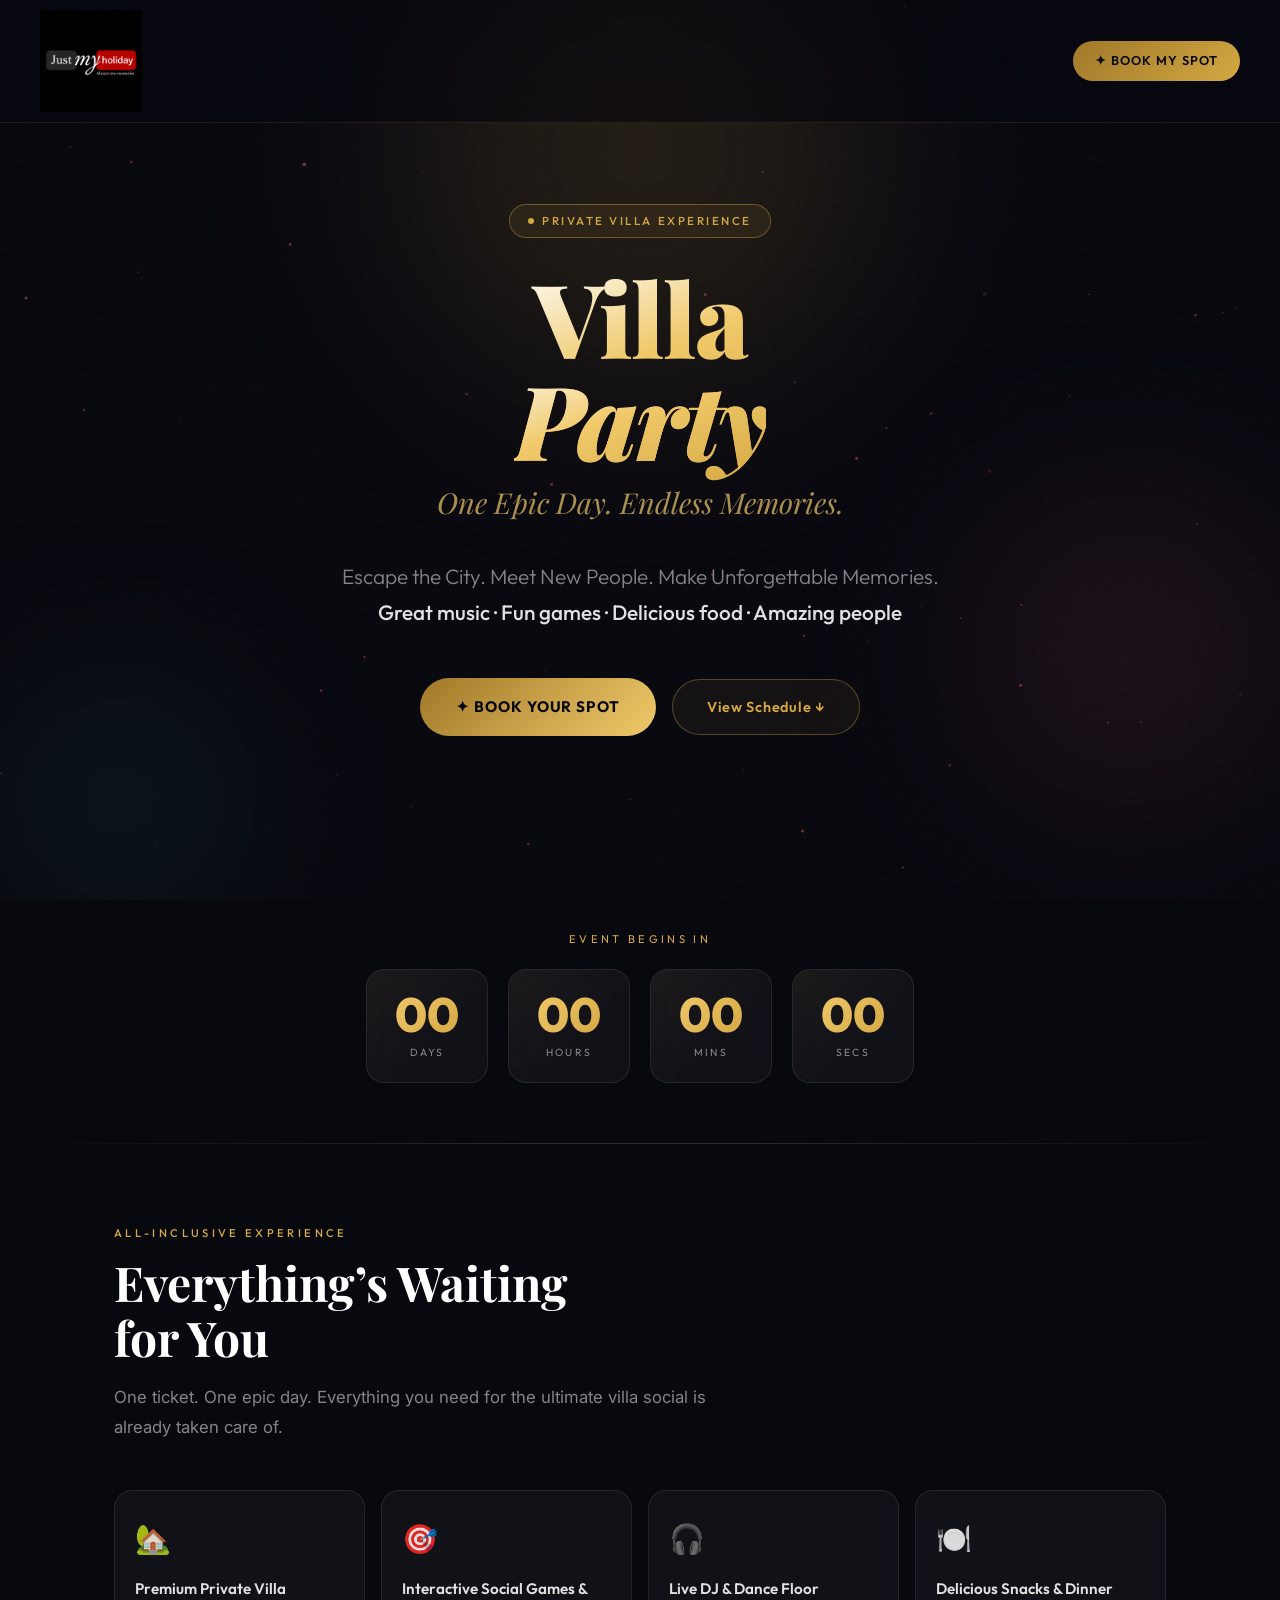
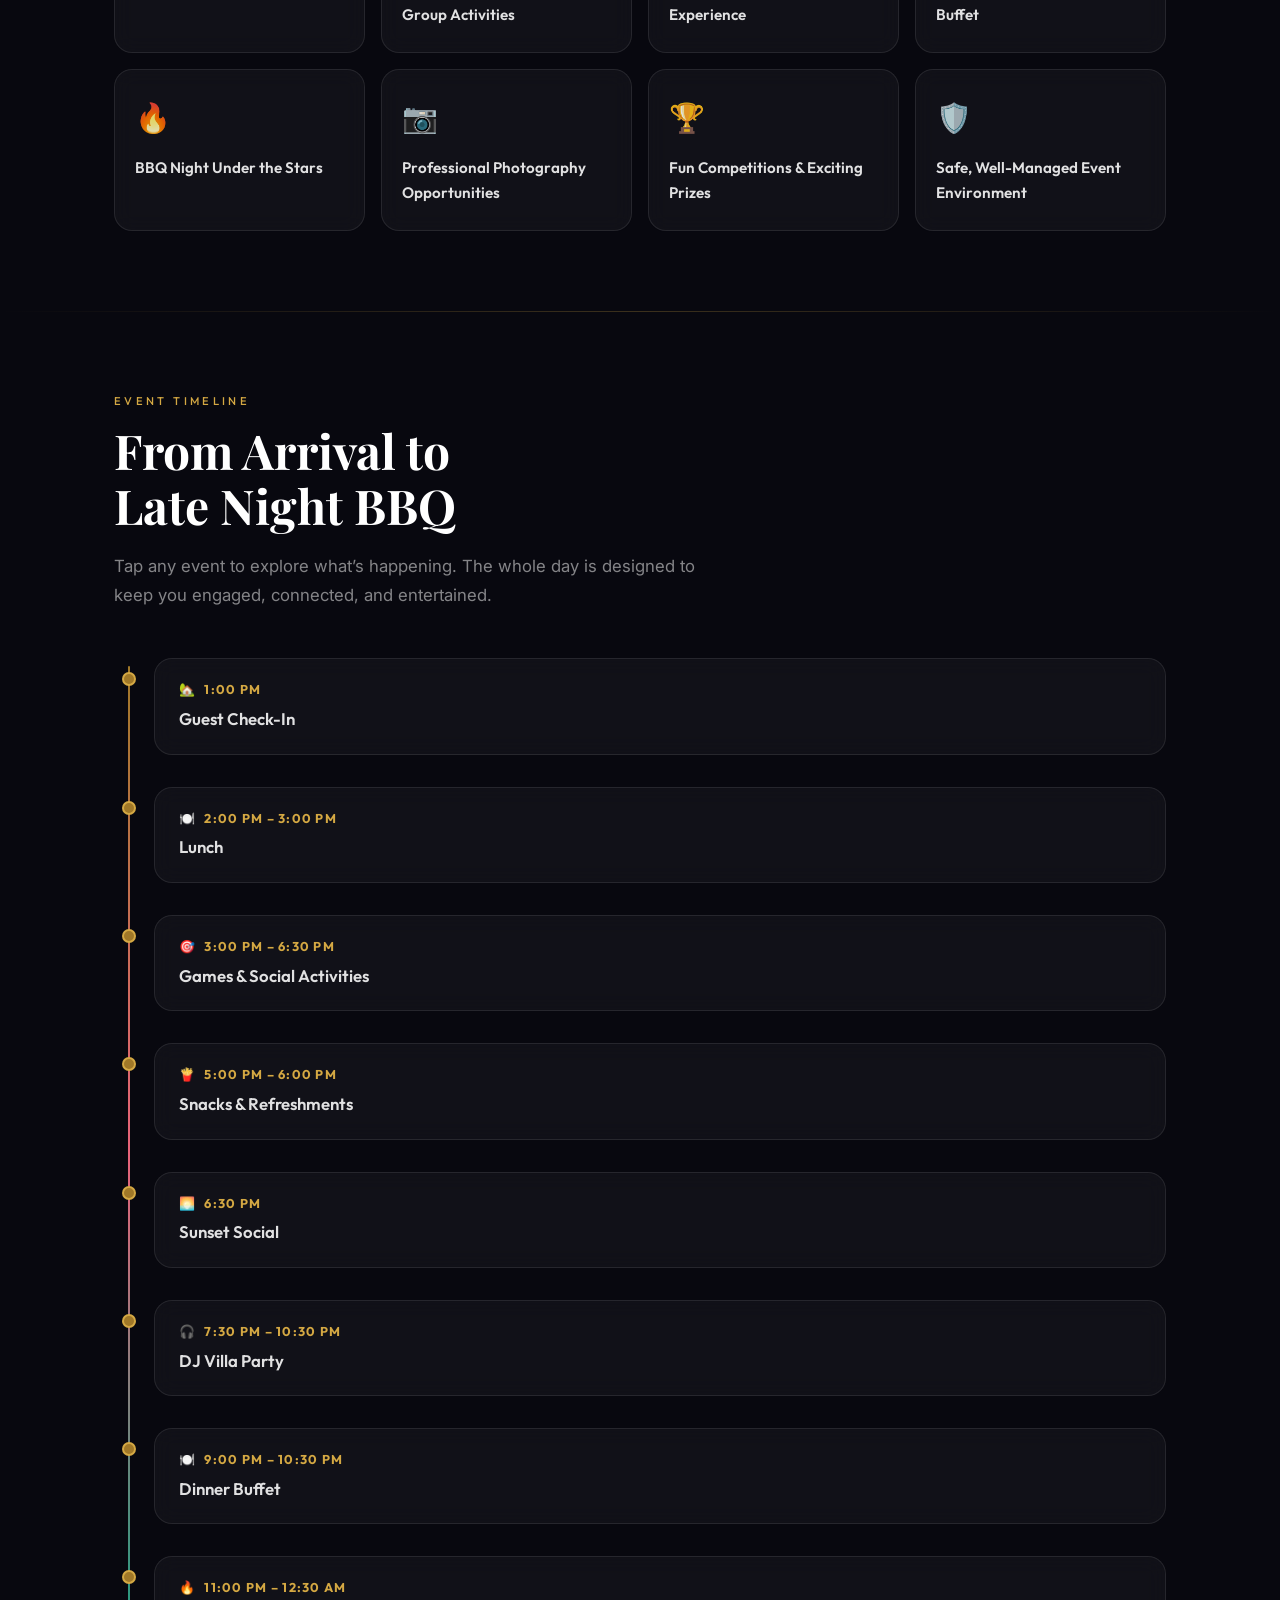
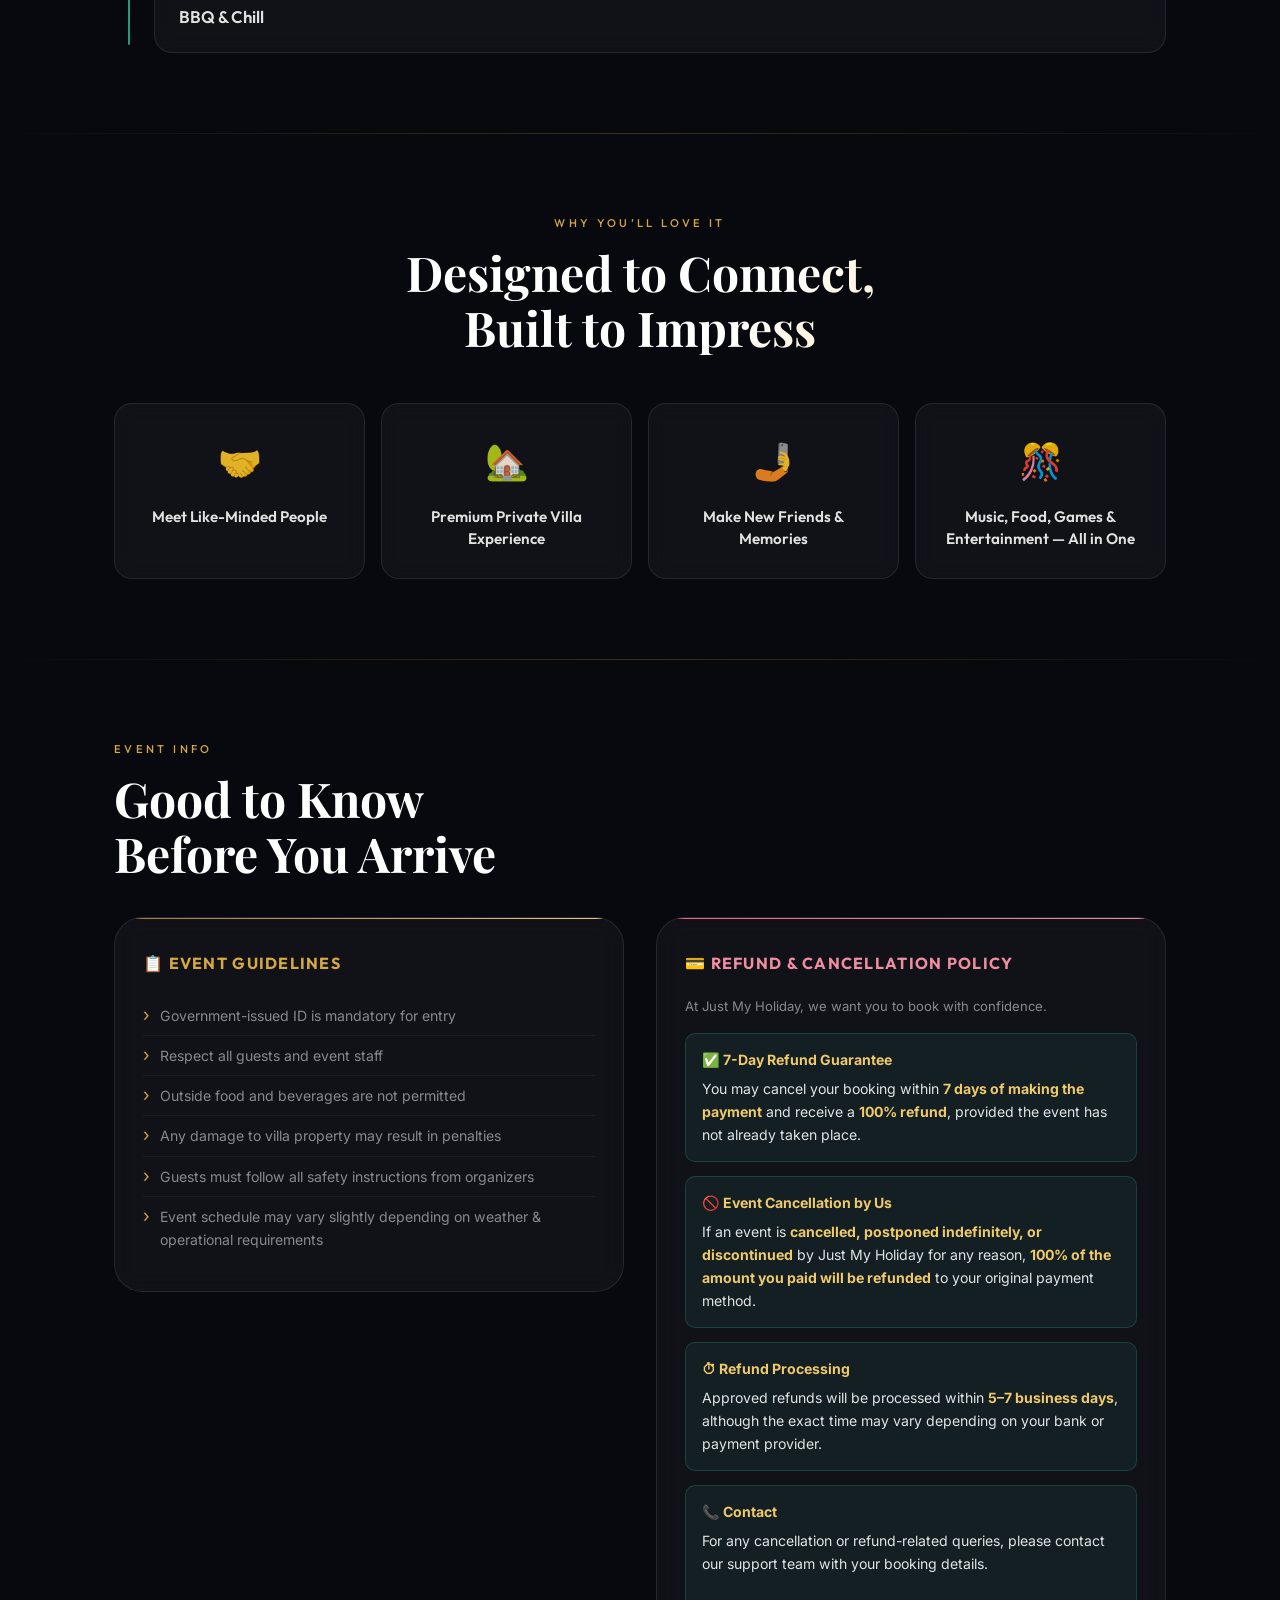
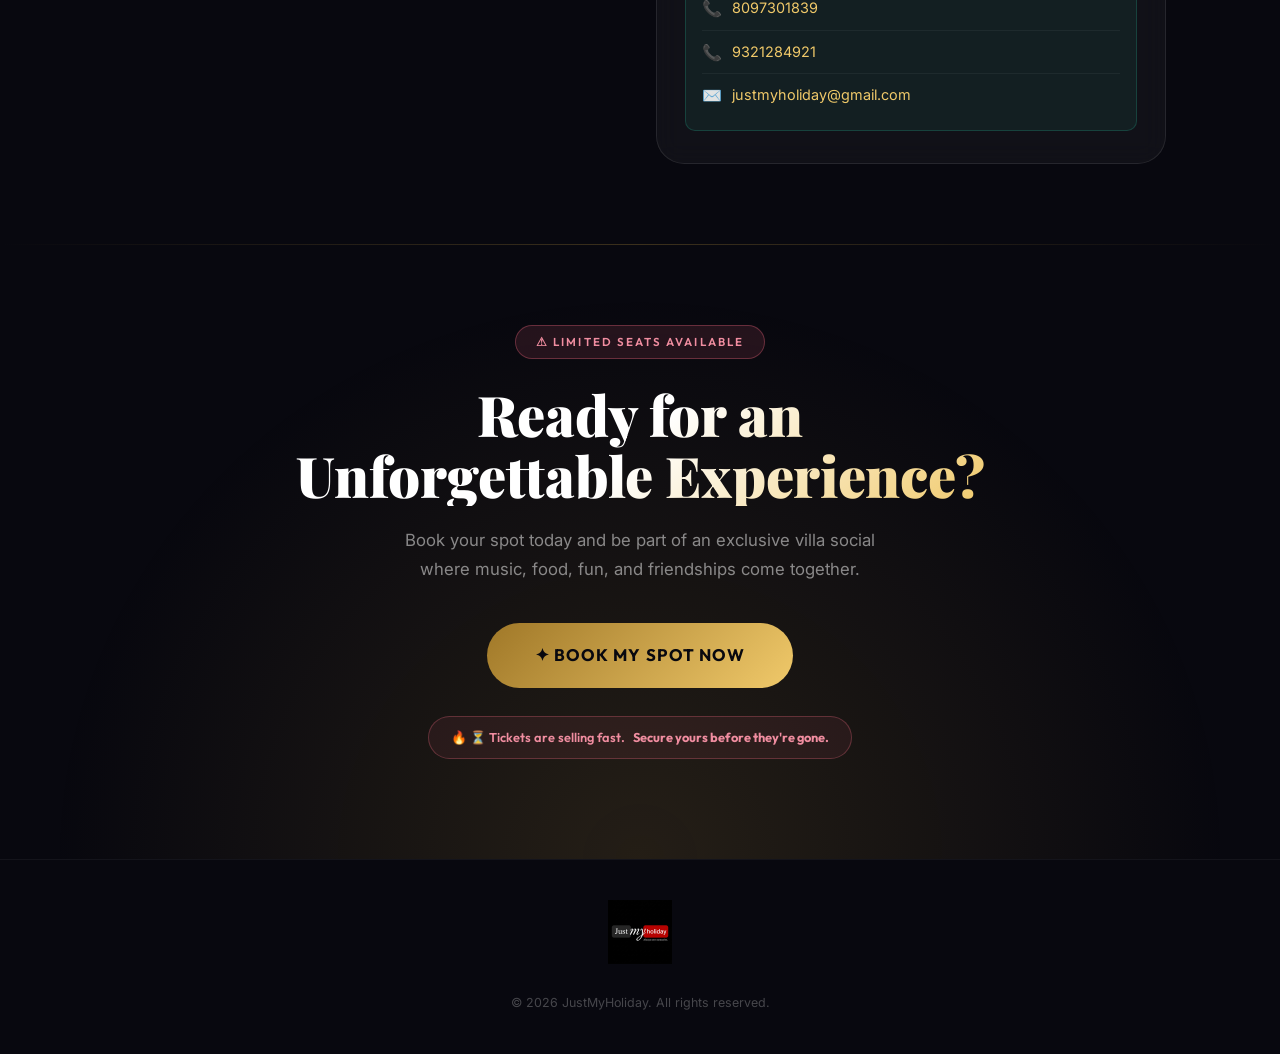
<file: index.html>
<!DOCTYPE html>
<html lang="en">

<head>
  <meta charset="UTF-8">
  <meta name="viewport" content="width=device-width, initial-scale=1.0">
  <meta name="description"
    content="JustMyHoliday Villa Social – Escape the City. Meet New People. Make Unforgettable Memories. Book your exclusive private villa party experience today.">
  <meta property="og:title" content="JustMyHoliday Villa Social – Private Villa Party Experience">
  <meta property="og:description"
    content="A one-day private villa experience where great music, fun games, delicious food, and amazing people come together for an unforgettable day.">
  <title>Villa Party | JustMyHoliday – Private Villa Experience</title>

  <link rel="preconnect" href="https://fonts.googleapis.com">
  <link rel="preconnect" href="https://fonts.gstatic.com" crossorigin>

  <link
    href="https://fonts.googleapis.com/css2?family=Playfair+Display:ital,wght@0,400;0,700;0,900;1,400&family=Outfit:wght@200;300;400;500;600;700;800&family=Inter:wght@300;400;500&family=Dancing+Script:wght@700&display=swap"
    rel="stylesheet">

  <link rel="stylesheet" href="style.css">
</head>

<body>

  <div id="noise"></div>
  <canvas id="particle-canvas"></canvas>
  <div id="scroll-prog"></div>

  <nav id="nav" role="navigation" aria-label="Main navigation">
    <a href="#" class="nav-brand" aria-label="Just My Holiday - Home">
      <img src="logo.png" alt="JustMyHoliday" class="nav-logo-img">
    </a>
    <a href="https://forms.gle/YM6J67FWUqcz7v2W7" target="_blank" rel="noopener" class="nav-cta" id="nav-book-btn"
      aria-label="Book your spot">&#10022; Book My Spot</a>
  </nav>

  <section id="hero" aria-labelledby="hero-title">
    <div class="hero-glow hero-glow-1"></div>
    <div class="hero-glow hero-glow-2"></div>
    <div class="hero-glow hero-glow-3"></div>

    <div class="hero-badge">
      <div class="hero-badge-dot"></div>
      Private Villa Experience
    </div>

    <h1 class="hero-title" id="hero-title">Villa<br><em
        style="font-style:italic; background: linear-gradient(160deg,#fff 0%,#F0C96A 45%,#D4A843 100%); -webkit-background-clip:text; -webkit-text-fill-color:transparent; background-clip:text;">Party</em>
    </h1>
    <p class="hero-title-sub">One Epic Day. Endless Memories.</p>

    <p class="hero-tagline">
      Escape the City. Meet New People. Make Unforgettable Memories.<br>
      <strong>Great music &middot; Fun games &middot; Delicious food &middot; Amazing people</strong>
    </p>

    <div class="hero-actions">
      <a href="https://forms.gle/YM6J67FWUqcz7v2W7" target="_blank" rel="noopener" class="btn-primary"
        id="hero-book-btn" aria-label="Book your spot now">&#10022; Book Your Spot</a>
      <a href="#schedule-section" class="btn-secondary" aria-label="View event schedule">View Schedule &darr;</a>
    </div>
  </section>

  <div id="countdown-section" aria-label="Event countdown">
    <p class="countdown-label">Event begins in</p>
    <div class="countdown-wrap">
      <div class="countdown-card">
        <div class="countdown-num" id="cd-days">--</div>
        <div class="countdown-label-unit">Days</div>
      </div>
      <div class="countdown-card">
        <div class="countdown-num" id="cd-hours">--</div>
        <div class="countdown-label-unit">Hours</div>
      </div>
      <div class="countdown-card">
        <div class="countdown-num" id="cd-mins">--</div>
        <div class="countdown-label-unit">Mins</div>
      </div>
      <div class="countdown-card">
        <div class="countdown-num" id="cd-secs">--</div>
        <div class="countdown-label-unit">Secs</div>
      </div>
    </div>
  </div>

  <div class="divider"></div>

  <section class="section" id="includes-section" aria-labelledby="includes-title">
    <div class="reveal">
      <p class="section-eyebrow">All-Inclusive Experience</p>
      <h2 class="section-title" id="includes-title">Everything&rsquo;s Waiting<br>for You</h2>
      <p class="section-desc">One ticket. One epic day. Everything you need for the ultimate villa social is already
        taken care of.</p>
    </div>

    <div class="includes-grid">
      <div class="include-card reveal reveal-delay-1">
        <span class="include-icon">&#127969;</span>
        <div class="include-name">Premium Private Villa</div>
      </div>
      <div class="include-card reveal reveal-delay-2">
        <span class="include-icon">&#127919;</span>
        <div class="include-name">Interactive Social Games &amp; Group Activities</div>
      </div>
      <div class="include-card reveal reveal-delay-3">
        <span class="include-icon">&#127911;</span>
        <div class="include-name">Live DJ &amp; Dance Floor Experience</div>
      </div>
      <div class="include-card reveal reveal-delay-1">
        <span class="include-icon">&#127869;&#65039;</span>
        <div class="include-name">Delicious Snacks &amp; Dinner Buffet</div>
      </div>
      <div class="include-card reveal reveal-delay-2">
        <span class="include-icon">&#128293;</span>
        <div class="include-name">BBQ Night Under the Stars</div>
      </div>
      <div class="include-card reveal reveal-delay-3">
        <span class="include-icon">&#128247;</span>
        <div class="include-name">Professional Photography Opportunities</div>
      </div>
      <div class="include-card reveal reveal-delay-1">
        <span class="include-icon">&#127942;</span>
        <div class="include-name">Fun Competitions &amp; Exciting Prizes</div>
      </div>
      <div class="include-card reveal reveal-delay-2">
        <span class="include-icon">&#128737;&#65039;</span>
        <div class="include-name">Safe, Well-Managed Event Environment</div>
      </div>
    </div>
  </section>

  <div class="divider"></div>

  <section class="section" id="schedule-section" aria-labelledby="schedule-title">
    <div class="reveal">
      <p class="section-eyebrow">Event Timeline</p>
      <h2 class="section-title" id="schedule-title">From Arrival to<br>Late Night BBQ</h2>
      <p class="section-desc">Tap any event to explore what&rsquo;s happening. The whole day is designed to keep you
        engaged, connected, and entertained.</p>
    </div>

    <div class="schedule-wrap reveal">
      <div class="schedule-line"></div>

      <div class="schedule-item" id="sch-1" tabindex="0" role="button" aria-expanded="false">
        <div class="schedule-dot"></div>
        <div class="schedule-card">
          <div class="schedule-time">&#127969; <span>1:00 PM</span></div>
          <div class="schedule-name">Guest Check-In</div>
          <div class="schedule-desc">Arrive at the villa, complete your check-in, receive your event wristband, explore
            the venue, and settle into the experience.</div>
        </div>
      </div>

      <div class="schedule-item" id="sch-2" tabindex="0" role="button" aria-expanded="false">
        <div class="schedule-dot"></div>
        <div class="schedule-card">
          <div class="schedule-time">🍽️ <span>2:00 PM &ndash; 3:00 PM</span></div>
          <div class="schedule-name">Lunch</div>
          <div class="schedule-desc">Enjoy a delicious lunch while meeting new people in a relaxed atmosphere before the
            day's activities begin.</div>
        </div>
      </div>

      <div class="schedule-item" id="sch-3" tabindex="0" role="button" aria-expanded="false">
        <div class="schedule-dot"></div>
        <div class="schedule-card">
          <div class="schedule-time">&#127919; <span>3:00 PM &ndash; 6:30 PM</span></div>
          <div class="schedule-name">Games &amp; Social Activities</div>
          <div class="schedule-desc">Break the ice through interactive games, team challenges, and engaging activities
            designed to help everyone connect while competing for exciting prizes.</div>
        </div>
      </div>

      <div class="schedule-item" id="sch-4" tabindex="0" role="button" aria-expanded="false">
        <div class="schedule-dot"></div>
        <div class="schedule-card">
          <div class="schedule-time">&#127839; <span>5:00 PM &ndash; 6:00 PM</span></div>
          <div class="schedule-name">Snacks &amp; Refreshments</div>
          <div class="schedule-desc">Take a break and enjoy a selection of delicious snacks and refreshing beverages
            while mingling with new friends.</div>
        </div>
      </div>

      <div class="schedule-item" id="sch-5" tabindex="0" role="button" aria-expanded="false">
        <div class="schedule-dot"></div>
        <div class="schedule-card">
          <div class="schedule-time">&#127749; <span>6:30 PM</span></div>
          <div class="schedule-name">Sunset Social</div>
          <div class="schedule-desc">Relax with good music, capture beautiful sunset moments, meet new people, and enjoy
            the villa atmosphere before the party begins.</div>
        </div>
      </div>

      <div class="schedule-item" id="sch-6" tabindex="0" role="button" aria-expanded="false">
        <div class="schedule-dot"></div>
        <div class="schedule-card">
          <div class="schedule-time">&#127911; <span>7:30 PM &ndash; 10:30 PM</span></div>
          <div class="schedule-name">DJ Villa Party</div>
          <div class="schedule-desc">Dance the night away with energetic music, immersive lighting, and an unforgettable
            party experience on the dance floor.</div>
        </div>
      </div>

      <div class="schedule-item" id="sch-7" tabindex="0" role="button" aria-expanded="false">
        <div class="schedule-dot"></div>
        <div class="schedule-card">
          <div class="schedule-time">&#127869;&#65039; <span>9:00 PM &ndash; 10:30 PM</span></div>
          <div class="schedule-name">Dinner Buffet</div>
          <div class="schedule-desc">Enjoy a freshly prepared buffet featuring a variety of delicious dishes served
            throughout the evening while the party continues.</div>
        </div>
      </div>

      <div class="schedule-item" id="sch-8" tabindex="0" role="button" aria-expanded="false">
        <div class="schedule-dot"></div>
        <div class="schedule-card">
          <div class="schedule-time">&#128293; <span>11:00 PM &ndash; 12:30 AM</span></div>
          <div class="schedule-name">BBQ &amp; Chill</div>
          <div class="schedule-desc">End the night with freshly grilled BBQ, music, conversations, laughter, and relaxed
            late-night vibes under the stars.</div>
        </div>
      </div>

    </div>
  </section>

  <div class="divider"></div>

  <section class="section" id="why-section" aria-labelledby="why-title">
    <div class="reveal" style="text-align:center; margin-bottom: 48px;">
      <p class="section-eyebrow">Why You&rsquo;ll Love It</p>
      <h2 class="section-title" id="why-title">Designed to Connect,<br>Built to Impress</h2>
    </div>

    <div class="features-grid">
      <div class="feature-card reveal reveal-delay-1">
        <span class="feature-icon">&#129309;</span>
        <div class="feature-text">Meet Like-Minded People</div>
      </div>
      <div class="feature-card reveal reveal-delay-2">
        <span class="feature-icon">&#127969;</span>
        <div class="feature-text">Premium Private Villa Experience</div>
      </div>
      <div class="feature-card reveal reveal-delay-3">
        <span class="feature-icon">&#129331;</span>
        <div class="feature-text">Make New Friends &amp; Memories</div>
      </div>
      <div class="feature-card reveal reveal-delay-1">
        <span class="feature-icon">&#127882;</span>
        <div class="feature-text">Music, Food, Games &amp; Entertainment &mdash; All in One</div>
      </div>
    </div>
  </section>

  <div class="divider"></div>

  <section class="section" aria-labelledby="guidelines-title">
    <div class="reveal" style="margin-bottom: 36px;">
      <p class="section-eyebrow">Event Info</p>
      <h2 class="section-title" id="guidelines-title">Good to Know<br>Before You Arrive</h2>
    </div>

    <div class="two-col">
      <div class="info-box gold-top reveal reveal-delay-1">
        <div class="info-box-title">&#128203; Event Guidelines</div>
        <ul class="notes-list" role="list">
          <li>Government-issued ID is mandatory for entry</li>
          <li>Respect all guests and event staff</li>
          <li>Outside food and beverages are not permitted</li>
          <li>Any damage to villa property may result in penalties</li>
          <li>Guests must follow all safety instructions from organizers</li>
          <li>Event schedule may vary slightly depending on weather &amp; operational requirements</li>
        </ul>
      </div>

      <div class="info-box rose-top reveal reveal-delay-2">
        <div class="info-box-title">&#128179; Refund &amp; Cancellation Policy</div>
        <p style="font-size:0.82rem; color: var(--muted); margin-bottom: 16px; line-height:1.6;">At Just My Holiday, we
          want you to book with confidence.</p>

        <div class="refund-highlight">
          <strong style="display:block; margin-bottom:6px; color:var(--gold-light);">&#9989; 7-Day Refund
            Guarantee</strong>
          You may cancel your booking within <strong>7 days of making the payment</strong> and receive a <strong>100%
            refund</strong>, provided the event has not already taken place.
        </div>

        <div class="refund-highlight">
          <strong style="display:block; margin-bottom:6px; color:var(--gold-light);">&#128683; Event Cancellation by
            Us</strong>
          If an event is <strong>cancelled, postponed indefinitely, or discontinued</strong> by Just My Holiday for any
          reason, <strong>100% of the amount you paid will be refunded</strong> to your original payment method.
        </div>

        <div class="refund-highlight">
          <strong style="display:block; margin-bottom:6px; color:var(--gold-light);">&#9201; Refund Processing</strong>
          Approved refunds will be processed within <strong>5&#8211;7 business days</strong>, although the exact time
          may vary depending on your bank or payment provider.
        </div>

        <div class="refund-highlight" style="margin-bottom:0;">
          <strong style="display:block; margin-bottom:6px; color:var(--gold-light);">&#128222; Contact</strong>
          For any cancellation or refund-related queries, please contact our support team with your booking details.
          <ul class="contact-list" style="margin-top:12px;">
            <li><span class="contact-icon">📞</span><a href="tel:8097301839">8097301839</a></li>
            <li><span class="contact-icon">📞</span><a href="tel:9321284921">9321284921</a></li>
            <li><span class="contact-icon">✉️</span><a href="mailto:justmyholiday@gmail.com">justmyholiday@gmail.com</a>
            </li>
          </ul>
        </div>
      </div>
    </div>
  </section>

  <div class="divider"></div>

  <section id="cta-section" aria-labelledby="cta-title">
    <div class="cta-glow"></div>
    <div class="cta-inner">
      <div class="cta-badge reveal">&#9888; Limited Seats Available</div>
      <h2 class="cta-title reveal reveal-delay-1" id="cta-title">Ready for an<br>Unforgettable Experience?</h2>
      <p class="cta-sub reveal reveal-delay-2">Book your spot today and be part of an exclusive villa social where
        music, food, fun, and friendships come together.</p>
      <div class="reveal reveal-delay-3">
        <a href="https://forms.gle/YM6J67FWUqcz7v2W7" target="_blank" rel="noopener" class="btn-primary"
          id="confetti-btn" onclick="fireConfetti(this)" aria-label="Book your spot now"
          style="font-size:1.05rem; padding: 18px 48px; display:inline-flex; align-items:center; gap:10px;">
          &#10022; Book My Spot Now
        </a>
      </div>
      <div class="cta-warning reveal reveal-delay-3">
        &#128293; ⏳ Tickets are selling fast. <strong>Secure yours before they're gone.</strong>
      </div>
    </div>
  </section>

  <footer>
    <div class="footer-brand">
      <img src="logo.png" alt="JustMyHoliday" style="height:64px; width:auto; object-fit:contain; margin-bottom:12px;">
    </div>
    <p class="footer-copy">&copy; 2026 JustMyHoliday. All rights reserved.</p>
  </footer>


  <script src="script.js"></script>
</body>

</html>
</file>
<file: style.css>
*,
*::before,
*::after {
    box-sizing: border-box;
    margin: 0;
    padding: 0;
}

:root {
    --gold: #D4A843;
    --gold-light: #F0C96A;
    --gold-dark: #A07828;
    --rose: #E8637A;
    --rose-light: #F08DA0;
    --teal: #2ECFA8;
    --teal-dark: #1A9E80;
    --deep: #08080F;
    --surface: #0F0F1C;
    --card: rgba(255, 255, 255, 0.04);
    --card-border: rgba(255, 255, 255, 0.09);
    --muted: rgba(255, 255, 255, 0.5);
    --text: rgba(255, 255, 255, 0.88);
    --radius-lg: 18px;
    --radius-xl: 28px;
}

html {
    scroll-behavior: smooth;
}

body {
    background: var(--deep);
    color: var(--text);
    font-family: 'Inter', sans-serif;
    overflow-x: hidden;
    line-height: 1.7;
}

::-webkit-scrollbar {
    width: 4px;
}

::-webkit-scrollbar-track {
    background: var(--surface);
}

::-webkit-scrollbar-thumb {
    background: var(--gold-dark);
    border-radius: 4px;
}

#particle-canvas {
    position: fixed;
    inset: 0;
    z-index: 0;
    pointer-events: none;
}

/* NAV */
#nav {
    position: fixed;
    top: 0;
    left: 0;
    right: 0;
    z-index: 300;
    padding: 10px 40px;
    display: flex;
    align-items: center;
    justify-content: space-between;
    background: rgba(8, 8, 15, 0.6);
    backdrop-filter: blur(20px) saturate(1.4);
    border-bottom: 1px solid rgba(212, 168, 67, 0.12);
    transition: padding 0.4s, background 0.4s;
}

#nav.compact {
    padding: 12px 40px;
}

#nav .nav-brand {
    display: inline-flex;
    align-items: center;
    text-decoration: none;
    transition: transform 0.25s ease;
    user-select: none;
    flex-shrink: 1;
    min-width: 0;
}

#nav .nav-brand:hover {
    transform: scale(1.04);
}

#nav .nav-logo-img {
    height: clamp(56px, 8vw, 120px);
    width: auto;
    display: block;
    object-fit: contain;
}

.nav-cta {
    display: inline-flex;
    align-items: center;
    gap: 8px;
    padding: 9px 22px;
    background: linear-gradient(135deg, var(--gold-dark), var(--gold));
    border: none;
    border-radius: 100px;
    font-family: 'Outfit', sans-serif;
    font-weight: 600;
    font-size: 0.8rem;
    letter-spacing: 0.08em;
    text-transform: uppercase;
    color: #0a0a15;
    cursor: pointer;
    text-decoration: none;
    transition: transform 0.2s, box-shadow 0.2s;
}

.nav-cta:hover {
    transform: translateY(-2px);
    box-shadow: 0 8px 28px rgba(212, 168, 67, 0.4);
}

/* SCROLL PROGRESS */
#scroll-prog {
    position: fixed;
    top: 0;
    left: 0;
    height: 2px;
    width: 0%;
    background: linear-gradient(90deg, var(--gold), var(--rose), var(--teal));
    z-index: 500;
    transition: width 0.1s linear;
}

/* HERO */
#hero {
    position: relative;
    min-height: 100vh;
    display: flex;
    flex-direction: column;
    align-items: center;
    justify-content: center;
    text-align: center;
    padding: 100px 24px 60px;
    z-index: 10;
    overflow: hidden;
}

.hero-glow {
    position: absolute;
    border-radius: 50%;
    pointer-events: none;
    filter: blur(80px);
}

.hero-glow-1 {
    width: 700px;
    height: 700px;
    background: radial-gradient(circle, rgba(212, 168, 67, 0.18) 0%, transparent 70%);
    top: -200px;
    left: 50%;
    transform: translateX(-50%);
}

.hero-glow-2 {
    width: 500px;
    height: 500px;
    background: radial-gradient(circle, rgba(232, 99, 122, 0.13) 0%, transparent 70%);
    bottom: 0;
    right: -100px;
}

.hero-glow-3 {
    width: 400px;
    height: 400px;
    background: radial-gradient(circle, rgba(46, 207, 168, 0.10) 0%, transparent 70%);
    bottom: -100px;
    left: -80px;
}

.hero-badge {
    display: inline-flex;
    align-items: center;
    gap: 8px;
    padding: 6px 18px;
    border: 1px solid rgba(212, 168, 67, 0.4);
    border-radius: 100px;
    background: rgba(212, 168, 67, 0.08);
    font-family: 'Outfit', sans-serif;
    font-size: 0.72rem;
    font-weight: 500;
    letter-spacing: 0.22em;
    text-transform: uppercase;
    color: var(--gold);
    margin-bottom: 28px;
    animation: fadeSlideDown 0.8s ease both;
}

.hero-badge-dot {
    width: 6px;
    height: 6px;
    background: var(--gold);
    border-radius: 50%;
    animation: pulse 2s ease infinite;
}

@keyframes pulse {

    0%,
    100% {
        opacity: 1;
        transform: scale(1);
    }

    50% {
        opacity: 0.5;
        transform: scale(0.75);
    }
}

.hero-title {
    font-family: 'Playfair Display', serif;
    font-weight: 900;
    font-size: clamp(2.8rem, 8vw, 6.5rem);
    line-height: 1.0;
    letter-spacing: -0.02em;
    background: linear-gradient(160deg, #fff 0%, var(--gold-light) 45%, var(--gold) 100%);
    -webkit-background-clip: text;
    -webkit-text-fill-color: transparent;
    background-clip: text;
    margin-bottom: 8px;
    animation: fadeSlideDown 0.9s 0.1s ease both;
}

.hero-title-sub {
    font-family: 'Playfair Display', serif;
    font-style: italic;
    font-weight: 400;
    font-size: clamp(1.1rem, 2.5vw, 1.8rem);
    color: rgba(240, 201, 106, 0.7);
    margin-bottom: 32px;
    animation: fadeSlideDown 0.9s 0.2s ease both;
}

.hero-tagline {
    font-family: 'Outfit', sans-serif;
    font-weight: 300;
    font-size: clamp(1rem, 2vw, 1.3rem);
    color: var(--muted);
    max-width: 52ch;
    line-height: 1.7;
    margin-bottom: 48px;
    animation: fadeSlideDown 0.9s 0.3s ease both;
}

.hero-tagline strong {
    color: var(--text);
    font-weight: 500;
}

.hero-actions {
    display: flex;
    align-items: center;
    gap: 16px;
    flex-wrap: wrap;
    justify-content: center;
    animation: fadeSlideDown 0.9s 0.4s ease both;
}

.btn-primary {
    display: inline-flex;
    align-items: center;
    gap: 10px;
    padding: 16px 36px;
    background: linear-gradient(135deg, var(--gold-dark), var(--gold-light));
    border: none;
    border-radius: 100px;
    font-family: 'Outfit', sans-serif;
    font-weight: 700;
    font-size: 0.95rem;
    letter-spacing: 0.06em;
    text-transform: uppercase;
    color: #08080F;
    cursor: pointer;
    text-decoration: none;
    transition: transform 0.2s, box-shadow 0.3s;
    position: relative;
    overflow: hidden;
}

.btn-primary:hover {
    transform: translateY(-3px);
    box-shadow: 0 16px 48px rgba(212, 168, 67, 0.45);
}

.btn-primary:active {
    transform: translateY(-1px);
}

.btn-secondary {
    display: inline-flex;
    align-items: center;
    gap: 10px;
    padding: 15px 34px;
    border: 1px solid rgba(212, 168, 67, 0.35);
    border-radius: 100px;
    background: rgba(212, 168, 67, 0.06);
    font-family: 'Outfit', sans-serif;
    font-weight: 600;
    font-size: 0.9rem;
    letter-spacing: 0.05em;
    color: var(--gold);
    cursor: pointer;
    text-decoration: none;
    transition: transform 0.2s, border-color 0.3s, background 0.3s;
}

.btn-secondary:hover {
    transform: translateY(-3px);
    border-color: rgba(212, 168, 67, 0.65);
    background: rgba(212, 168, 67, 0.12);
}

@keyframes fadeSlideDown {
    from {
        opacity: 0;
        transform: translateY(-20px);
    }

    to {
        opacity: 1;
        transform: translateY(0);
    }
}

/* COUNTDOWN */
#countdown-section {
    position: relative;
    z-index: 10;
    padding: 30px 24px 60px;
}

.countdown-label {
    text-align: center;
    font-family: 'Outfit', sans-serif;
    font-size: 0.7rem;
    letter-spacing: 0.3em;
    text-transform: uppercase;
    color: var(--gold);
    margin-bottom: 20px;
}

.countdown-wrap {
    display: flex;
    justify-content: center;
    gap: 20px;
    flex-wrap: wrap;
}

.countdown-card {
    display: flex;
    flex-direction: column;
    align-items: center;
    gap: 6px;
    padding: 20px 28px;
    background: var(--card);
    border: 1px solid var(--card-border);
    border-radius: var(--radius-lg);
    backdrop-filter: blur(12px);
    min-width: 80px;
    position: relative;
    overflow: hidden;
}

.countdown-card::before {
    content: '';
    position: absolute;
    inset: 0;
    background: linear-gradient(135deg, rgba(212, 168, 67, 0.06) 0%, transparent 60%);
    pointer-events: none;
}

.countdown-num {
    font-family: 'Outfit', sans-serif;
    font-weight: 800;
    font-size: clamp(2rem, 5vw, 3rem);
    line-height: 1;
    background: linear-gradient(135deg, var(--gold-light), var(--gold));
    -webkit-background-clip: text;
    -webkit-text-fill-color: transparent;
    background-clip: text;
}

.countdown-label-unit {
    font-family: 'Outfit', sans-serif;
    font-size: 0.65rem;
    letter-spacing: 0.2em;
    text-transform: uppercase;
    color: var(--muted);
}

/* SECTIONS */
.section {
    position: relative;
    z-index: 10;
    padding: 80px 24px;
    max-width: 1100px;
    margin: 0 auto;
}

.section-eyebrow {
    font-family: 'Outfit', sans-serif;
    font-size: 0.7rem;
    font-weight: 500;
    letter-spacing: 0.3em;
    text-transform: uppercase;
    color: var(--gold);
    margin-bottom: 12px;
}

.section-title {
    font-family: 'Playfair Display', serif;
    font-weight: 700;
    font-size: clamp(1.8rem, 4vw, 3rem);
    line-height: 1.15;
    margin-bottom: 18px;
    background: linear-gradient(135deg, #fff 60%, var(--gold-light) 100%);
    -webkit-background-clip: text;
    -webkit-text-fill-color: transparent;
    background-clip: text;
}

.section-desc {
    color: var(--muted);
    font-size: clamp(0.9rem, 1.5vw, 1.05rem);
    max-width: 56ch;
    line-height: 1.75;
    margin-bottom: 48px;
}

.divider {
    width: 100%;
    height: 1px;
    background: linear-gradient(90deg, transparent, rgba(212, 168, 67, 0.25), transparent);
    margin: 0;
}

/* INCLUDES GRID */
.includes-grid {
    display: grid;
    grid-template-columns: repeat(auto-fill, minmax(240px, 1fr));
    gap: 16px;
}

.include-card {
    background: var(--card);
    border: 1px solid var(--card-border);
    border-radius: var(--radius-lg);
    padding: 24px 20px;
    backdrop-filter: blur(10px);
    transition: transform 0.3s, border-color 0.3s, box-shadow 0.3s;
    position: relative;
    overflow: hidden;
}

.include-card::before {
    content: '';
    position: absolute;
    inset: 0;
    background: linear-gradient(135deg, rgba(212, 168, 67, 0.05) 0%, transparent 60%);
    opacity: 0;
    transition: opacity 0.3s;
}

.include-card:hover {
    transform: translateY(-5px);
    border-color: rgba(212, 168, 67, 0.35);
    box-shadow: 0 12px 40px rgba(212, 168, 67, 0.12);
}

.include-card:hover::before {
    opacity: 1;
}

.include-icon {
    font-size: 1.8rem;
    margin-bottom: 12px;
    display: block;
}

.include-name {
    font-family: 'Outfit', sans-serif;
    font-weight: 600;
    font-size: 0.95rem;
    color: var(--text);
}

/* SCHEDULE */
.schedule-wrap {
    position: relative;
    padding-left: 40px;
}

.schedule-line {
    position: absolute;
    left: 14px;
    top: 8px;
    bottom: 8px;
    width: 2px;
    background: linear-gradient(180deg, var(--gold-dark), var(--rose), var(--teal-dark));
    border-radius: 2px;
}

.schedule-item {
    position: relative;
    margin-bottom: 32px;
    cursor: pointer;
}

.schedule-item:last-child {
    margin-bottom: 0;
}

.schedule-dot {
    position: absolute;
    left: -32px;
    top: 14px;
    width: 14px;
    height: 14px;
    border-radius: 50%;
    background: var(--gold-dark);
    border: 2px solid var(--gold);
    transition: transform 0.3s, box-shadow 0.3s, background 0.3s;
    z-index: 2;
}

.schedule-item:hover .schedule-dot,
.schedule-item.active .schedule-dot {
    transform: scale(1.4);
    box-shadow: 0 0 14px var(--gold);
    background: var(--gold);
}

.schedule-card {
    background: var(--card);
    border: 1px solid var(--card-border);
    border-radius: var(--radius-lg);
    padding: 20px 24px;
    backdrop-filter: blur(10px);
    transition: border-color 0.3s, background 0.3s, transform 0.3s;
}

.schedule-item:hover .schedule-card,
.schedule-item.active .schedule-card {
    border-color: rgba(212, 168, 67, 0.4);
    background: rgba(212, 168, 67, 0.06);
    transform: translateX(4px);
}

.schedule-time {
    font-family: 'Outfit', sans-serif;
    font-weight: 700;
    font-size: 0.8rem;
    letter-spacing: 0.1em;
    color: var(--gold);
    text-transform: uppercase;
    margin-bottom: 4px;
    display: flex;
    align-items: center;
    gap: 8px;
}

.schedule-name {
    font-family: 'Outfit', sans-serif;
    font-weight: 600;
    font-size: 1.05rem;
    color: var(--text);
    margin-bottom: 0;
}

.schedule-desc {
    font-size: 0.88rem;
    color: var(--muted);
    line-height: 1.65;
    max-height: 0;
    overflow: hidden;
    transition: max-height 0.4s cubic-bezier(0.4, 0, 0.2, 1), margin-top 0.3s, opacity 0.3s;
    opacity: 0;
    margin-top: 0;
}

.schedule-item.active .schedule-desc,
.schedule-item:hover .schedule-desc {
    max-height: 120px;
    opacity: 1;
    margin-top: 8px;
}

/* FEATURES */
.features-grid {
    display: grid;
    grid-template-columns: repeat(auto-fill, minmax(220px, 1fr));
    gap: 16px;
}

.feature-card {
    background: var(--card);
    border: 1px solid var(--card-border);
    border-radius: var(--radius-lg);
    padding: 28px 22px;
    text-align: center;
    backdrop-filter: blur(10px);
    transition: transform 0.3s, border-color 0.3s, box-shadow 0.3s;
}

.feature-card:hover {
    transform: translateY(-6px);
    border-color: rgba(46, 207, 168, 0.35);
    box-shadow: 0 16px 48px rgba(46, 207, 168, 0.1);
}

.feature-icon {
    font-size: 2.2rem;
    margin-bottom: 14px;
    display: block;
}

.feature-text {
    font-family: 'Outfit', sans-serif;
    font-weight: 600;
    font-size: 0.95rem;
    color: var(--text);
    line-height: 1.45;
}

/* TWO COL */
.two-col {
    display: grid;
    grid-template-columns: 1fr 1fr;
    gap: 32px;
    align-items: start;
}

@media (max-width: 700px) {
    .two-col {
        grid-template-columns: 1fr;
    }
}

.info-box {
    background: var(--card);
    border: 1px solid var(--card-border);
    border-radius: var(--radius-xl);
    padding: 32px 28px;
    backdrop-filter: blur(12px);
    position: relative;
    overflow: hidden;
}

.info-box::before {
    content: '';
    position: absolute;
    top: -1px;
    left: 0;
    right: 0;
    height: 2px;
    border-radius: var(--radius-xl) var(--radius-xl) 0 0;
}

.info-box.gold-top::before {
    background: linear-gradient(90deg, var(--gold-dark), var(--gold-light));
}

.info-box.rose-top::before {
    background: linear-gradient(90deg, var(--rose), var(--rose-light));
}

.info-box-title {
    font-family: 'Outfit', sans-serif;
    font-weight: 700;
    font-size: 1rem;
    letter-spacing: 0.08em;
    text-transform: uppercase;
    margin-bottom: 18px;
}

.gold-top .info-box-title {
    color: var(--gold);
}

.rose-top .info-box-title {
    color: var(--rose-light);
}

.notes-list {
    list-style: none;
    padding: 0;
}

.notes-list li {
    font-size: 0.88rem;
    color: var(--muted);
    line-height: 1.65;
    padding: 8px 0;
    border-bottom: 1px solid rgba(255, 255, 255, 0.05);
    display: flex;
    align-items: flex-start;
    gap: 10px;
}

.notes-list li:last-child {
    border-bottom: none;
}

.notes-list li::before {
    content: '›';
    color: var(--gold);
    font-size: 1.1rem;
    line-height: 1.2;
    flex-shrink: 0;
}

.refund-highlight {
    background: rgba(46, 207, 168, 0.07);
    border: 1px solid rgba(46, 207, 168, 0.2);
    border-radius: 10px;
    padding: 14px 16px;
    margin-bottom: 14px;
    font-size: 0.88rem;
    color: var(--text);
    line-height: 1.65;
}

.refund-highlight strong {
    color: var(--gold-light);
}

/* CTA */
#cta-section {
    position: relative;
    z-index: 10;
    padding: 80px 24px 100px;
    text-align: center;
    overflow: hidden;
}

.cta-glow {
    position: absolute;
    inset: 0;
    background: radial-gradient(ellipse at 50% 100%, rgba(212, 168, 67, 0.14) 0%, transparent 65%);
    pointer-events: none;
}

.cta-inner {
    position: relative;
    max-width: 700px;
    margin: 0 auto;
}

.cta-badge {
    display: inline-block;
    padding: 6px 20px;
    background: rgba(232, 99, 122, 0.12);
    border: 1px solid rgba(232, 99, 122, 0.35);
    border-radius: 100px;
    font-family: 'Outfit', sans-serif;
    font-size: 0.72rem;
    font-weight: 600;
    letter-spacing: 0.18em;
    text-transform: uppercase;
    color: var(--rose-light);
    margin-bottom: 24px;
}

.cta-title {
    font-family: 'Playfair Display', serif;
    font-weight: 900;
    font-size: clamp(2rem, 5vw, 3.5rem);
    line-height: 1.1;
    margin-bottom: 20px;
    background: linear-gradient(135deg, #fff 50%, var(--gold-light) 100%);
    -webkit-background-clip: text;
    -webkit-text-fill-color: transparent;
    background-clip: text;
}

.cta-sub {
    color: var(--muted);
    font-size: clamp(0.9rem, 1.5vw, 1.05rem);
    max-width: 44ch;
    margin: 0 auto 40px;
    line-height: 1.7;
}

.cta-warning {
    display: inline-flex;
    align-items: center;
    gap: 8px;
    padding: 10px 22px;
    background: rgba(232, 99, 122, 0.08);
    border: 1px solid rgba(232, 99, 122, 0.3);
    border-radius: 100px;
    font-family: 'Outfit', sans-serif;
    font-size: 0.8rem;
    font-weight: 600;
    color: var(--rose-light);
    margin-top: 28px;
}

/* CONFETTI */
.confetti-piece {
    position: fixed;
    width: 8px;
    height: 8px;
    border-radius: 2px;
    pointer-events: none;
    z-index: 9999;
    animation: confettiFall linear forwards;
}

@keyframes confettiFall {
    0% {
        transform: translateY(0) rotate(0deg) scale(1);
        opacity: 1;
    }

    80% {
        opacity: 1;
    }

    100% {
        transform: translateY(110vh) rotate(720deg) scale(0.4);
        opacity: 0;
    }
}

/* FOOTER */
footer {
    position: relative;
    z-index: 10;
    text-align: center;
    padding: 40px 24px;
    border-top: 1px solid rgba(255, 255, 255, 0.05);
}

.footer-brand {
    display: flex;
    align-items: center;
    justify-content: center;
    gap: 0;
    margin-bottom: 16px;
    text-decoration: none;
}

.footer-copy {
    font-size: 0.78rem;
    color: rgba(255, 255, 255, 0.25);
}

/* REVEAL */
.reveal {
    opacity: 0;
    transform: translateY(32px);
    transition: opacity 0.7s cubic-bezier(0.4, 0, 0.2, 1), transform 0.7s cubic-bezier(0.4, 0, 0.2, 1);
}

.reveal.visible {
    opacity: 1;
    transform: translateY(0);
}

.reveal-delay-1 {
    transition-delay: 0.1s;
}

.reveal-delay-2 {
    transition-delay: 0.2s;
}

.reveal-delay-3 {
    transition-delay: 0.3s;
}

/* NOISE */
#noise {
    position: fixed;
    inset: 0;
    z-index: 1;
    pointer-events: none;
    opacity: 0.022;
    background-image: url("data:image/svg+xml,%3Csvg viewBox='0 0 512 512' xmlns='http://www.w3.org/2000/svg'%3E%3Cfilter id='n'%3E%3CfeTurbulence type='fractalNoise' baseFrequency='0.75' numOctaves='4' stitchTiles='stitch'/%3E%3C/filter%3E%3Crect width='100%25' height='100%25' filter='url(%23n)'/%3E%3C/svg%3E");
    background-size: 180px 180px;
}

@media (max-width: 600px) {
    #nav {
        padding: 12px 16px;
    }

    #nav.compact {
        padding: 9px 16px;
    }

    #nav .nav-brand {
        flex-shrink: 1;
        min-width: 0;
    }


    .nav-cta {
        padding: 7px 13px;
        font-size: 0.68rem;
        flex-shrink: 0;
        white-space: nowrap;
    }

    .hero-actions {
        gap: 12px;
    }

    .btn-primary,
    .btn-secondary {
        padding: 14px 26px;
        font-size: 0.85rem;
    }

    .schedule-wrap {
        padding-left: 30px;
    }

    .schedule-dot {
        left: -24px;
    }

    .section {
        padding: 60px 20px;
    }

    .countdown-card {
        padding: 16px 18px;
        min-width: 70px;
    }
}

/* Contact info styling */
.contact-list {
    list-style: none;
    padding: 0;
    margin-top: 10px;
}

.contact-list li {
    display: flex;
    align-items: center;
    gap: 10px;
    font-size: 0.9rem;
    color: var(--text);
    padding: 8px 0;
    border-bottom: 1px solid rgba(255, 255, 255, 0.05);
}

.contact-list li:last-child {
    border-bottom: none;
}

.contact-list a {
    color: var(--gold-light);
    text-decoration: none;
    transition: opacity 0.2s;
}

.contact-list a:hover {
    opacity: 0.8;
    text-decoration: underline;
}

.contact-icon {
    font-size: 1rem;
    flex-shrink: 0;
}
</file>
